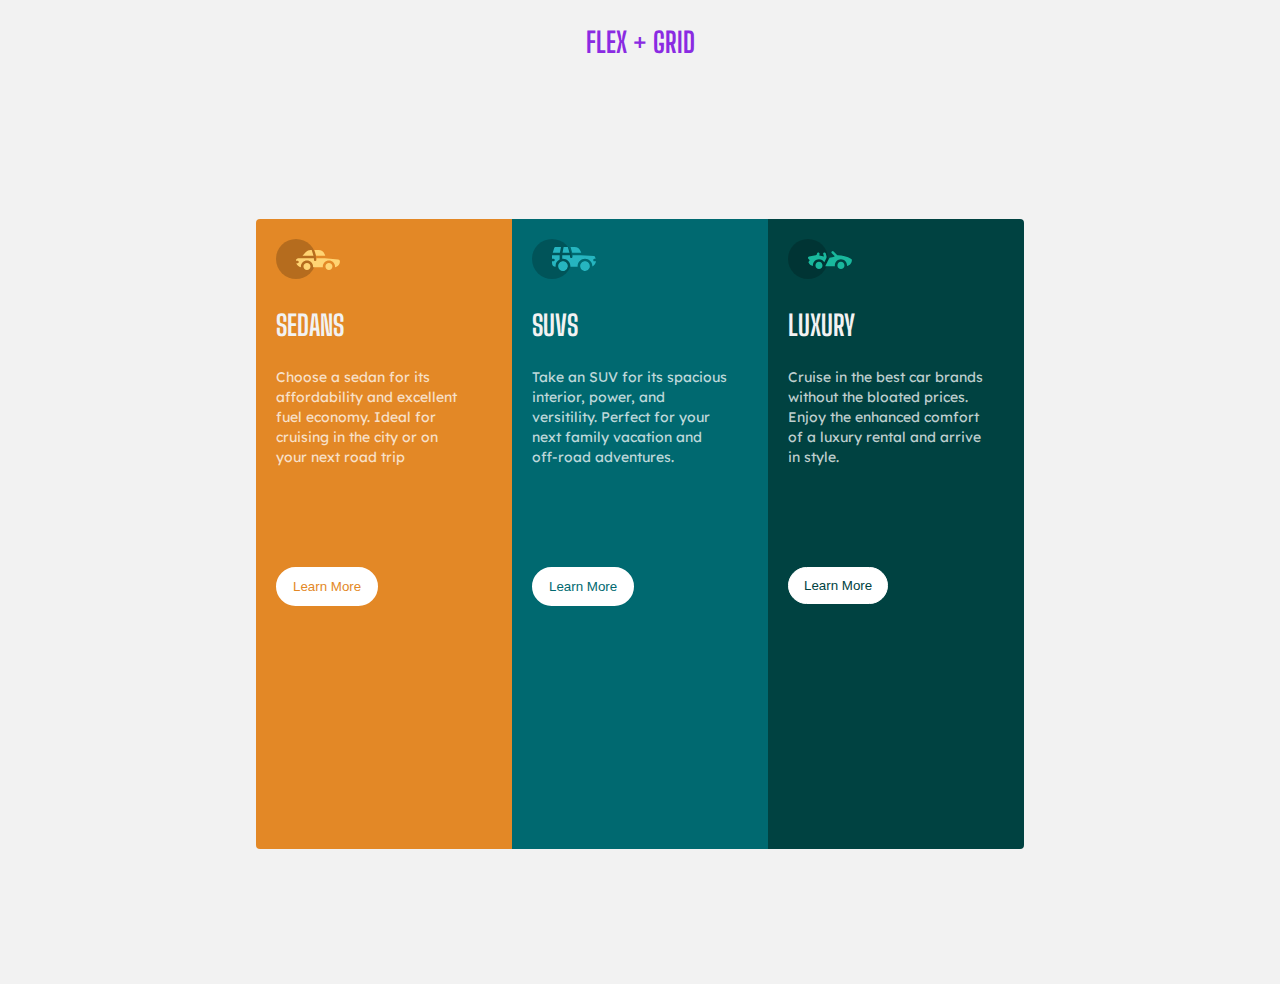
<file: index.html>
<!DOCTYPE html>
<html lang="en">
  <head>
    <meta charset="UTF-8" />
    <meta http-equiv="X-UA-Compatible" content="IE=edge" />
    <meta name="viewport" content="width=device-width, initial-scale=1.0" />
    <link rel="stylesheet" href="style.css" >
    <link rel="stylesheet" href=" https://fonts.googleapis.com/css?family=Lexend Deca|Big Shoulders Display">
    <link rel="icon" type="image/png" sizes="32x32" href="favicon-32x32.png">
    <title>THREE-COLUMN-FLEX</title>
  </head>
  <body>
    <header>
      <h1 style="text-align:center ;width: 100%; " class="header"><a href="index.html">FLEX</a> &plus; <a href="grid.html">GRID</a></h1>
    </header>
    <main>
      <!-- <div class="parent"> -->
        <div class="box1">
          <img src="icon-sedans.svg" alt="sedan car" />
          <h1 class="sedan">SEDANS</h1>
          <p class="paragraph" id="paragraph1">
            Choose a sedan for its <br />
            affordability and excellent <br />
            fuel economy. Ideal for <br />
            cruising in the city or on <br>
            your next road trip
          </p>
          <button id="button1">Learn More</button>
        </div>
        <div class="box2">
          <img src="icon-suvs.svg" alt="suv vehicle" />
          <h1 class="suv">SUVS</h1>
          <p class="paragraph" id="paragraph2">
            Take an SUV for its spacious<br />
            interior, power, and<br />
            versitility. Perfect for your<br />
            next family vacation and<br />
            off-road adventures.
          </p>
        <button id="button2">Learn More</button>
        </div>
        <div class="box3">
          <img src="icon-luxury.svg" alt="luxury car" />
          <h1 class="luxury">LUXURY</h1>
          <p class="paragraph" id="paragraph3">
            Cruise in the best car brands<br />
            without the bloated prices.<br />
            Enjoy the enhanced comfort<br />
            of a luxury rental and arrive<br />
            in style.
          </p>
          <button id="button3">Learn More</button>
        </div>
      <!-- </div> -->
    </main>
  </body>
</html>
</file>
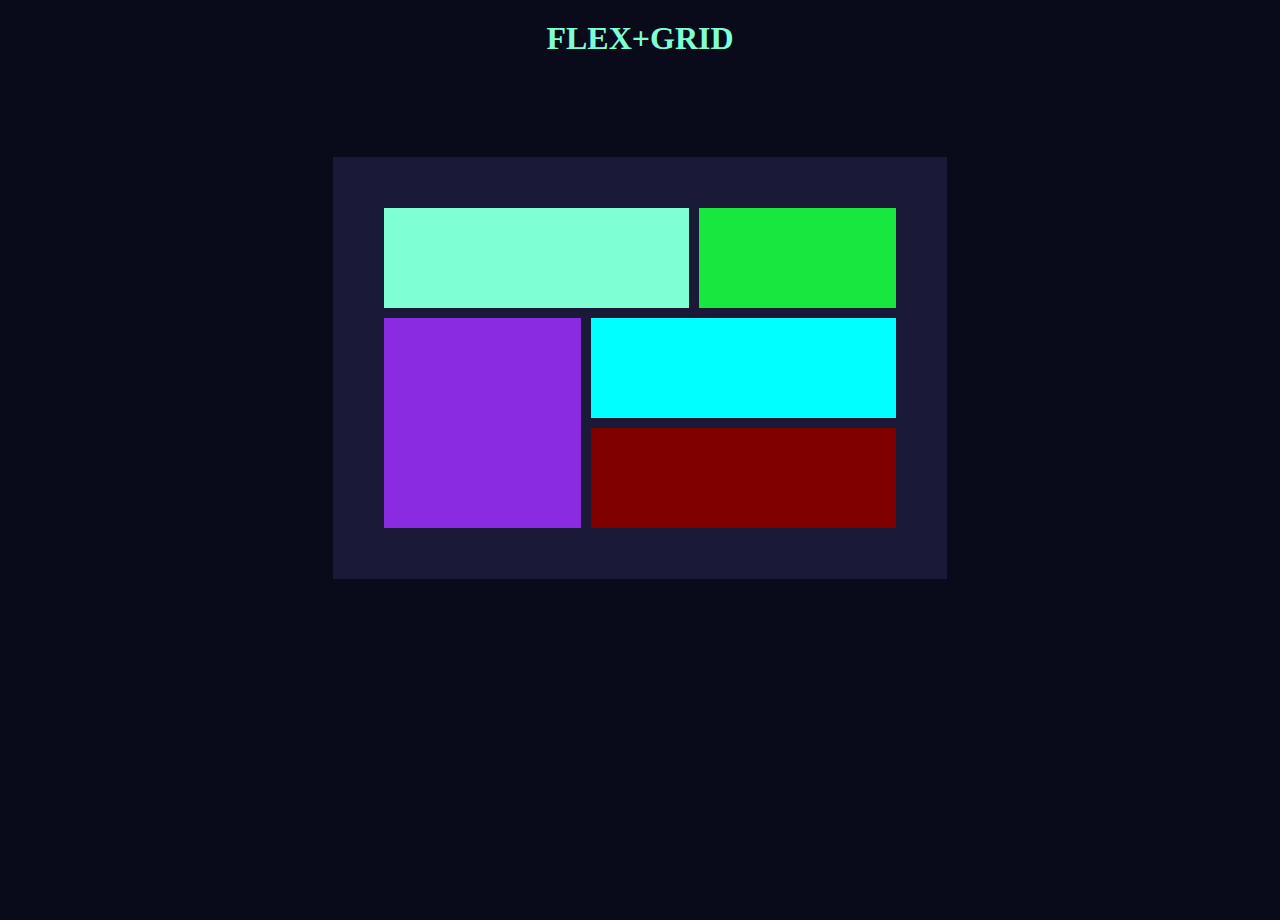
<file: grid.html>
<!DOCTYPE html>
<html lang="en">
<head>
    <meta charset="UTF-8">
    <meta http-equiv="X-UA-Compatible" content="IE=edge">
    <meta name="viewport" content="width=device-width, initial-scale=1.0">
    <link rel="stylesheet" href="grid.css">
    <title>GRID</title>
</head>
<body>
  <header>
    <h1><a href="index.html">FLEX</a>+<a href="grid.html">GRID</a></h1>
  </header>
  <main>

    <div class="item-1"></div>
    <div class="item-2"></div>
    <div class="item-3"></div>
    <div class="item-4"></div>
    <div class="item-5"></div>
  </main>  
</body>
</html>
</file>
<file: style.css>
*{
    margin: 0;
    padding: 0;
    box-sizing: border-box; 
}

body{
    background-color: hsl(0, 0%, 95%);
    font-size: 14px;
    width: 100%;
   
}
main{
    width: 60%;
    margin: auto;
    align-items: center;
    display: flex;
    height: 100vh; 
}

.box1 {
    width: 100%; 
     height: 70vh;
    padding: 20px;
    color: white;
    background-color:hsl(31, 77%, 52%);
    border-top-left-radius: 4px;
    border-bottom-left-radius: 4px;
} 

.box2{
    width: 100%; 
     height: 70vh;
    padding: 20px;
    color:white;
    background-color: hsl(184, 100%, 22%);
}

.box3{
    width: 100%; 
     height: 70vh;
    padding: 20px;
    color:white;
    background-color: hsl(179, 100%, 13%);
    border-top-right-radius: 4px;
    border-bottom-right-radius: 4px;
}

.paragraph{
    color: hsla(0, 0%, 100%, .75);
    font-style: normal;
    font-family: 'Lexend Deca';
    font-weight: 400;
    line-height: 20px;
     
}
h1{
    color: hsl(0, 0%, 95%);
    font-family: 'Big Shoulders Display';
    font-style: normal;
    font-weight: 700; 
    width: 10%;
    padding-top: 25px;
    padding-bottom: 25px;
}
#button1{
    border:2px solid white;
    margin-top: 100px;
    padding: 10px 15px;
    border-radius: 30px;
    color: hsl(31, 77%, 52%);
    background-color: white;
    
}
#button1:hover{
    color: white;
    border:1px solid white;
    background-color: hsl(31, 77%, 52%);
}

#button2{
    border:2px solid white;
    margin-top: 100px;
    padding: 10px 15px;
    border-radius: 30px;
    color:hsl(184, 100%, 22%);
    background-color:white;
    
    
}
#button2:hover{
    color: white;
    border:1px solid white;
    background-color:hsl(184, 100%, 22%);
}
#button3{
    border:1px solid white;
    margin-top: 100px;
    padding: 10px 15px;
    border-radius: 30px;
    color:hsl(179, 100%, 13%);
    background-color: white;
}
#button3:hover{
    color: white;
    border:1px solid white;
    background-color: hsl(179, 100%, 13%);
}
button:hover{
    cursor: pointer;
}

a{
    text-decoration: none;
    color:blueviolet;
    
}
.header{
    color: blueviolet;
}

@media screen and (max-width:375px){
main{
        flex-direction: column;
        
    }
.box1{
    margin-bottom: 5px;
    border-radius: 0;
}
.box2{
    margin-bottom: 5px;
}
.box3{
    border-radius: 0;
}
#button1{
    margin-top: 30px;
}
#button2{
    margin-top: 30px;
}
#button3{
    margin-top: 30px;
}
#paragraph3{
    font-size: 12px;
}
#paragraph1{
    font-size: 12px;
}
#paragraph2{
    font-size: 12px;
}
}
@media screen and (max-width:600px){
    main{
            flex-direction: column;
        
        }
    .box1{
        margin-bottom: 5px;
        border-radius: 0;
        padding-left: 30px;
        align-items: center;
    }
    .box2{
        margin-bottom: 5px;
    }
    .box3{
        border-radius: 0;
    }
    #button1{
        margin-top: 30px;
    }
    #button2{
        margin-top: 30px;
    }
    #button3{
        margin-top: 30px;
    }
    #paragraph3{
        font-size: 12px;
    
    }
    #paragraph1{
        font-size: 12px;
    }
    #paragraph2{
        font-size: 12px;
    }
    }
</file>
<file: grid.css>
* {
  margin: 0;
  padding: 0;
}
body {
  background-color: hsl(233, 47%, 7%);
  /* display: flex; */
  place-items: center;
  height: 100vh;

}
main {
  display: grid;
  grid-template-areas:
    'a a b'
    'c d d'
    'c e e'
    ;
    gap:10px;
    width: 40%;
    margin: auto;
    margin-top: 100px;
    border: 1px solid hsl(244, 38%, 16%);
    padding: 50px;
    background-color:hsl(244, 38%, 16%);
    
}
main div {
  padding: 50px;
  text-align: center;
}

.item-1 {
  background-color: aquamarine;
  grid-area: a;
  
}
.item-2 {
  background-color: rgb(23, 231, 63);
  grid-area: b;
  
}
.item-3 {
  background-color: blueviolet;
  grid-area: c;
  
}
.item-4 {
  background-color: aqua;
  grid-area: d;

}
.item-5 {
  background-color: maroon;
  grid-area: e;
  
}
a{
  text-decoration: none;
  color: aquamarine;
}

h1{
  color:aquamarine;
  display: block;
  text-align: center;
  margin-top: 20px;
}
@media screen and (max-width:700px){
  body{
    width:100%;
    height: 50vh;
  }
  .main{
    width: 100%;
  }
  main div{
    padding:20px;
  }
}
</file>
